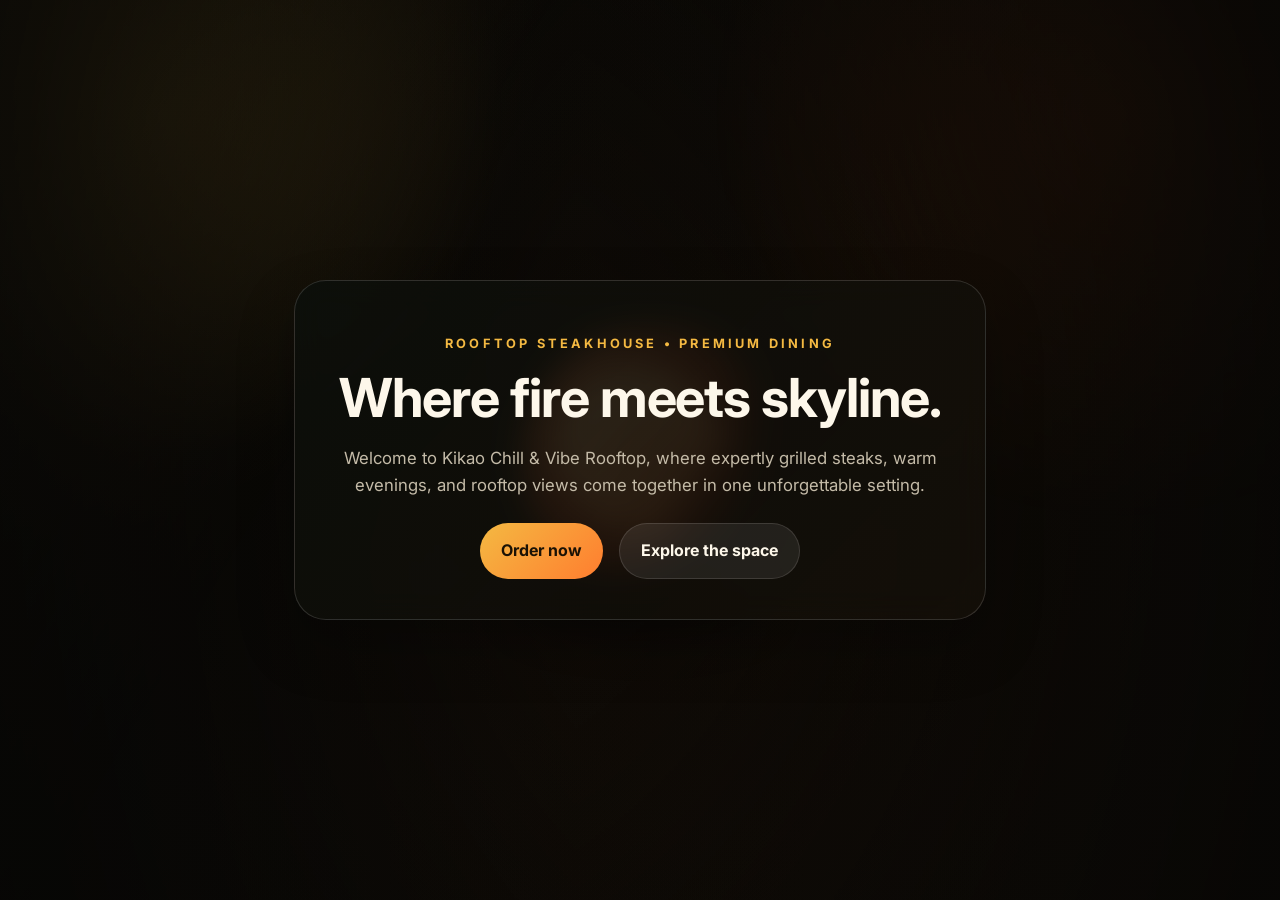
<file: index.html>
<!DOCTYPE html>
<html lang="en">
  <head>
    <meta charset="UTF-8" />
    <meta name="viewport" content="width=device-width, initial-scale=1.0" />
    <title>Kikao Chill & Vibe Rooftop | Steak & Rooftop Nights</title>
    <meta
      name="description"
      content="Step into Kikao Chill & Vibe Rooftop for sizzling steaks, smoky choma, cocktails, and rooftop energy in Ruiru."
    />
    <link rel="preconnect" href="https://fonts.googleapis.com" />
    <link rel="preconnect" href="https://fonts.gstatic.com" crossorigin />
    <link
      href="https://fonts.googleapis.com/css2?family=Inter:wght@400;500;600;700;800&display=swap"
      rel="stylesheet"
    />
    <link rel="stylesheet" href="styles.css" />
  </head>
  <body class="opening-page">
    <div class="opening-screen">
      <div class="opening-overlay"></div>
      <div class="steak-stage" aria-hidden="true">
        <div class="steak-visual">
          <div class="steak-surface"></div>
          <div class="steak-core"></div>
          <div class="steak-shadow"></div>
        </div>
      </div>
      <div class="opening-content">
        <p class="eyebrow">Rooftop steakhouse • premium dining</p>
        <h1>Where fire meets skyline.</h1>
        <p class="opening-copy">
          Welcome to Kikao Chill & Vibe Rooftop, where expertly grilled steaks, warm evenings, and rooftop views come together in one unforgettable setting.
        </p>
        <div class="opening-actions">
          <a class="btn btn-primary" href="menu.html">Order now</a>
          <a class="btn btn-secondary" href="home.html">Explore the space</a>
        </div>
      </div>
    </div>
  </body>
</html>
</file>
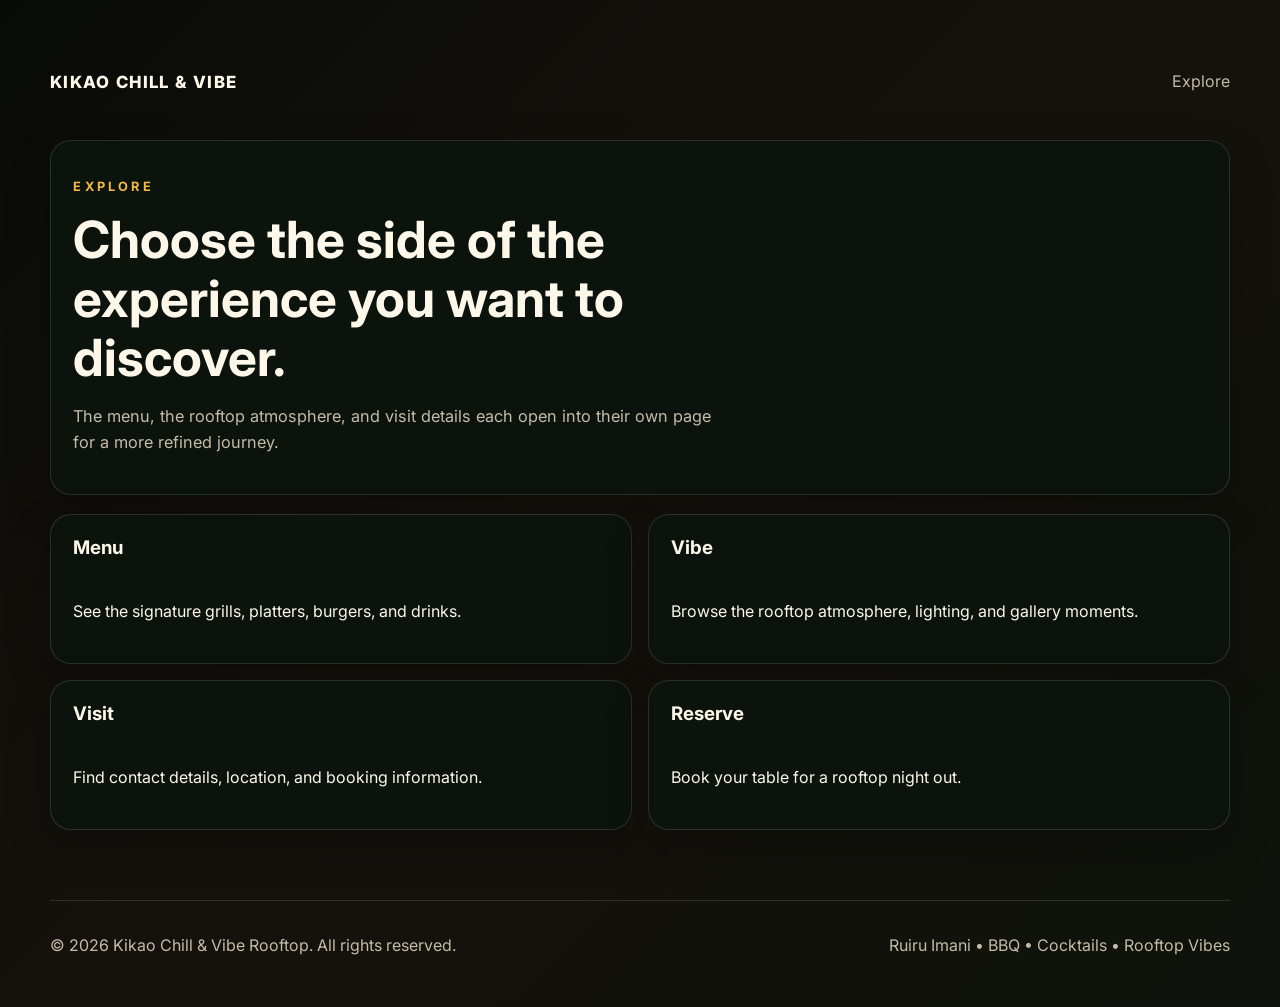
<file: experience.html>
<!DOCTYPE html>
<html lang="en">
  <head>
    <meta charset="UTF-8" />
    <meta name="viewport" content="width=device-width, initial-scale=1.0" />
    <title>Kikao Chill & Vibe Rooftop | Explore</title>
    <meta
      name="description"
      content="Explore the menu, rooftop vibe, and visit details at Kikao Chill & Vibe Rooftop."
    />
    <link rel="preconnect" href="https://fonts.googleapis.com" />
    <link rel="preconnect" href="https://fonts.gstatic.com" crossorigin />
    <link
      href="https://fonts.googleapis.com/css2?family=Inter:wght@400;500;600;700;800&display=swap"
      rel="stylesheet"
    />
    <link rel="stylesheet" href="styles.css" />
  </head>
  <body>
    <header class="page-hero">
      <div class="container">
        <nav class="nav">
          <a class="brand" href="home.html">Kikao Chill & Vibe</a>
          <div class="nav-links">
            <a href="experience.html">Explore</a>
          </div>
        </nav>
      </div>
    </header>

    <main class="container" style="padding-bottom: 3rem;">
      <section class="page-card">
        <p class="eyebrow">Explore</p>
        <h1>Choose the side of the experience you want to discover.</h1>
        <p class="lead">The menu, the rooftop atmosphere, and visit details each open into their own page for a more refined journey.</p>
      </section>

      <section class="page-grid" style="margin-top: 1.2rem;">
        <a class="page-card page-link-card" href="menu.html">
          <h3>Menu</h3>
          <p>See the signature grills, platters, burgers, and drinks.</p>
        </a>
        <a class="page-card page-link-card" href="vibe.html">
          <h3>Vibe</h3>
          <p>Browse the rooftop atmosphere, lighting, and gallery moments.</p>
        </a>
        <a class="page-card page-link-card" href="visit.html">
          <h3>Visit</h3>
          <p>Find contact details, location, and booking information.</p>
        </a>
        <a class="page-card page-link-card" href="reservation.html">
          <h3>Reserve</h3>
          <p>Book your table for a rooftop night out.</p>
        </a>
      </section>
    </main>

    <footer class="footer">
      <div class="container footer-content">
        <p>© <span id="year"></span> Kikao Chill & Vibe Rooftop. All rights reserved.</p>
        <p>Ruiru Imani • BBQ • Cocktails • Rooftop Vibes</p>
      </div>
    </footer>

    <script src="script.js"></script>
  </body>
</html>
</file>
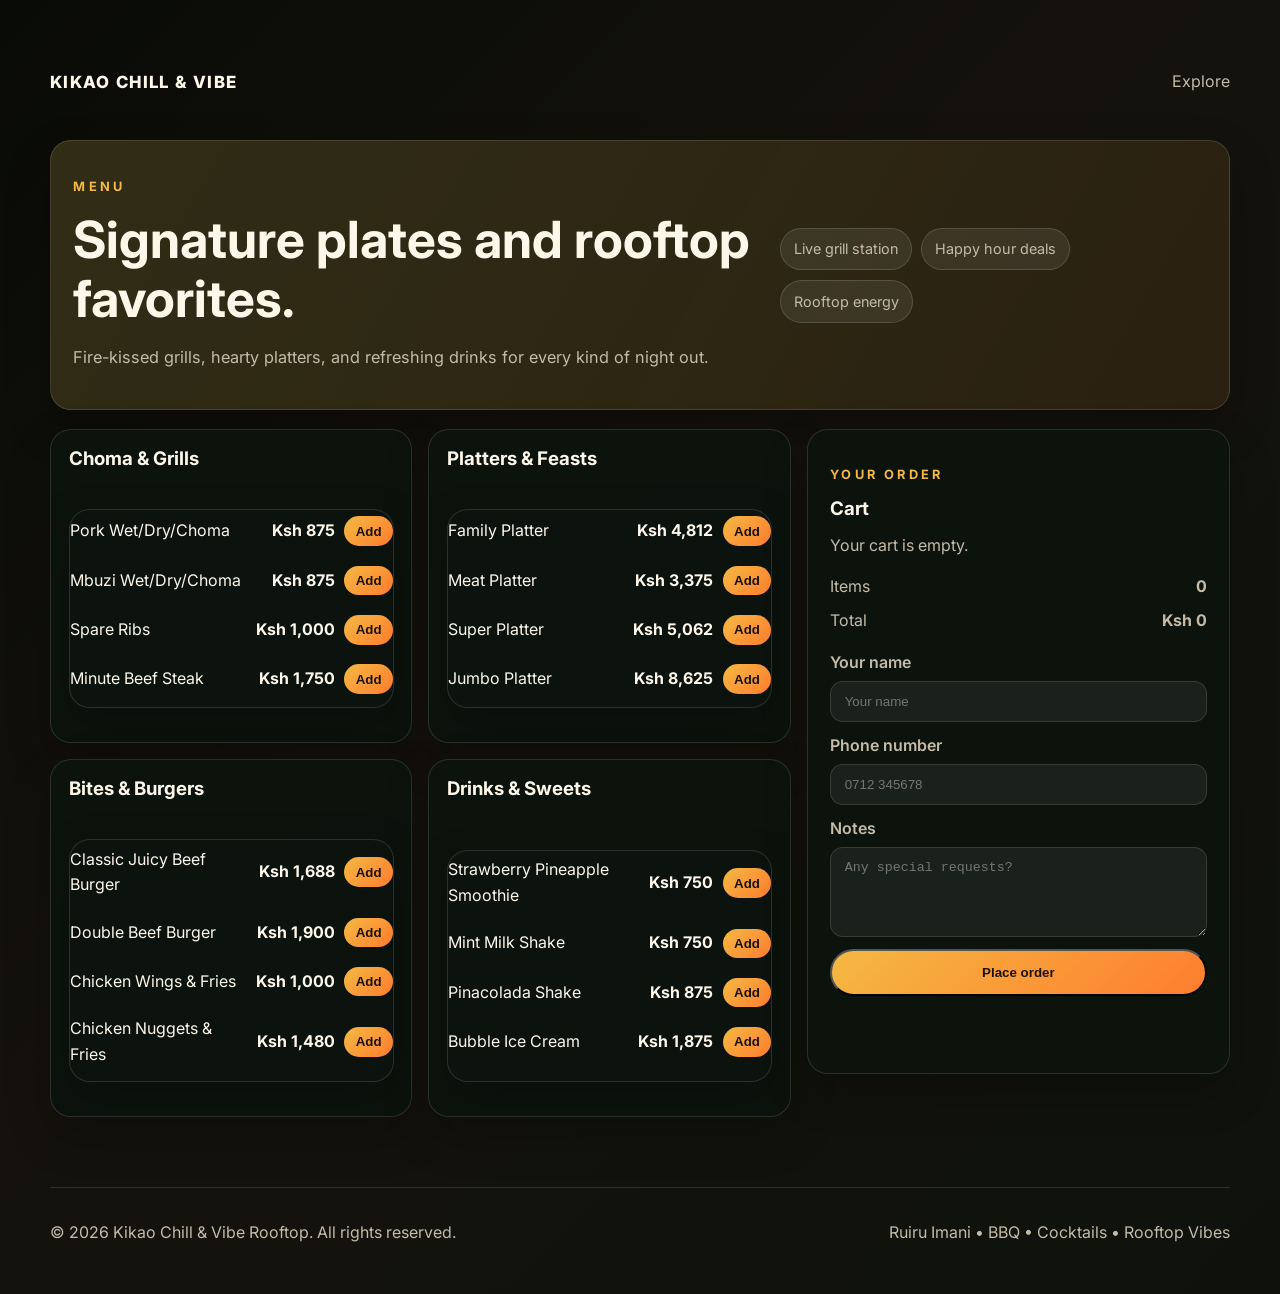
<file: menu.html>
<!DOCTYPE html>
<html lang="en">
  <head>
    <meta charset="UTF-8" />
    <meta name="viewport" content="width=device-width, initial-scale=1.0" />
    <title>Kikao Chill & Vibe Rooftop | Menu</title>
    <meta
      name="description"
      content="Explore the signature menu at Kikao Chill & Vibe Rooftop in Ruiru."
    />
    <link rel="preconnect" href="https://fonts.googleapis.com" />
    <link rel="preconnect" href="https://fonts.gstatic.com" crossorigin />
    <link
      href="https://fonts.googleapis.com/css2?family=Inter:wght@400;500;600;700;800&display=swap"
      rel="stylesheet"
    />
    <link rel="stylesheet" href="styles.css" />
  </head>
  <body>
    <header class="page-hero">
      <div class="container">
        <nav class="nav">
          <a class="brand" href="home.html">Kikao Chill & Vibe</a>
          <div class="nav-links">
            <a href="experience.html">Explore</a>
          </div>
        </nav>
      </div>
    </header>

    <main class="container" style="padding-bottom: 3rem;">
      <section class="page-card lively-hero">
        <div>
          <p class="eyebrow">Menu</p>
          <h1>Signature plates and rooftop favorites.</h1>
          <p class="lead">Fire-kissed grills, hearty platters, and refreshing drinks for every kind of night out.</p>
        </div>
        <div class="hero-badges">
          <span>Live grill station</span>
          <span>Happy hour deals</span>
          <span>Rooftop energy</span>
        </div>
      </section>

      <section class="menu-layout" style="margin-top: 1.2rem;">
        <div class="page-grid menu-items">
          <article class="page-card page-link-card">
            <h3>Choma & Grills</h3>
            <ul class="menu-card ul">
              <li>
                <span>Pork Wet/Dry/Choma</span>
                <strong>Ksh 875</strong>
                <button class="mini-btn" type="button" data-name="Pork Wet/Dry/Choma" data-price="875">Add</button>
              </li>
              <li>
                <span>Mbuzi Wet/Dry/Choma</span>
                <strong>Ksh 875</strong>
                <button class="mini-btn" type="button" data-name="Mbuzi Wet/Dry/Choma" data-price="875">Add</button>
              </li>
              <li>
                <span>Spare Ribs</span>
                <strong>Ksh 1,000</strong>
                <button class="mini-btn" type="button" data-name="Spare Ribs" data-price="1000">Add</button>
              </li>
              <li>
                <span>Minute Beef Steak</span>
                <strong>Ksh 1,750</strong>
                <button class="mini-btn" type="button" data-name="Minute Beef Steak" data-price="1750">Add</button>
              </li>
            </ul>
          </article>
          <article class="page-card page-link-card">
            <h3>Platters & Feasts</h3>
            <ul class="menu-card ul">
              <li>
                <span>Family Platter</span>
                <strong>Ksh 4,812</strong>
                <button class="mini-btn" type="button" data-name="Family Platter" data-price="4812">Add</button>
              </li>
              <li>
                <span>Meat Platter</span>
                <strong>Ksh 3,375</strong>
                <button class="mini-btn" type="button" data-name="Meat Platter" data-price="3375">Add</button>
              </li>
              <li>
                <span>Super Platter</span>
                <strong>Ksh 5,062</strong>
                <button class="mini-btn" type="button" data-name="Super Platter" data-price="5062">Add</button>
              </li>
              <li>
                <span>Jumbo Platter</span>
                <strong>Ksh 8,625</strong>
                <button class="mini-btn" type="button" data-name="Jumbo Platter" data-price="8625">Add</button>
              </li>
            </ul>
          </article>
          <article class="page-card page-link-card">
            <h3>Bites & Burgers</h3>
            <ul class="menu-card ul">
              <li>
                <span>Classic Juicy Beef Burger</span>
                <strong>Ksh 1,688</strong>
                <button class="mini-btn" type="button" data-name="Classic Juicy Beef Burger" data-price="1688">Add</button>
              </li>
              <li>
                <span>Double Beef Burger</span>
                <strong>Ksh 1,900</strong>
                <button class="mini-btn" type="button" data-name="Double Beef Burger" data-price="1900">Add</button>
              </li>
              <li>
                <span>Chicken Wings & Fries</span>
                <strong>Ksh 1,000</strong>
                <button class="mini-btn" type="button" data-name="Chicken Wings & Fries" data-price="1000">Add</button>
              </li>
              <li>
                <span>Chicken Nuggets & Fries</span>
                <strong>Ksh 1,480</strong>
                <button class="mini-btn" type="button" data-name="Chicken Nuggets & Fries" data-price="1480">Add</button>
              </li>
            </ul>
          </article>
          <article class="page-card page-link-card">
            <h3>Drinks & Sweets</h3>
            <ul class="menu-card ul">
              <li>
                <span>Strawberry Pineapple Smoothie</span>
                <strong>Ksh 750</strong>
                <button class="mini-btn" type="button" data-name="Strawberry Pineapple Smoothie" data-price="750">Add</button>
              </li>
              <li>
                <span>Mint Milk Shake</span>
                <strong>Ksh 750</strong>
                <button class="mini-btn" type="button" data-name="Mint Milk Shake" data-price="750">Add</button>
              </li>
              <li>
                <span>Pinacolada Shake</span>
                <strong>Ksh 875</strong>
                <button class="mini-btn" type="button" data-name="Pinacolada Shake" data-price="875">Add</button>
              </li>
              <li>
                <span>Bubble Ice Cream</span>
                <strong>Ksh 1,875</strong>
                <button class="mini-btn" type="button" data-name="Bubble Ice Cream" data-price="1875">Add</button>
              </li>
            </ul>
          </article>
        </div>

        <aside class="page-card cart-card">
          <p class="eyebrow">Your order</p>
          <h3>Cart</h3>
          <div id="cartItems" class="cart-items">Your cart is empty.</div>
          <div class="cart-summary">
            <div>
              <span>Items</span>
              <strong id="cartCount">0</strong>
            </div>
            <div>
              <span>Total</span>
              <strong id="cartTotal">Ksh 0</strong>
            </div>
          </div>

          <form id="checkoutForm" class="checkout-form">
            <label>
              Your name
              <input type="text" name="customerName" placeholder="Your name" required />
            </label>
            <label>
              Phone number
              <input type="tel" name="phone" placeholder="0712 345678" required />
            </label>
            <label>
              Notes
              <textarea name="notes" placeholder="Any special requests?"></textarea>
            </label>
            <button class="btn btn-primary" type="submit">Place order</button>
          </form>
          <p id="checkoutMessage" class="form-message"></p>
        </aside>
      </section>
    </main>

    <footer class="footer">
      <div class="container footer-content">
        <p>© <span id="year"></span> Kikao Chill & Vibe Rooftop. All rights reserved.</p>
        <p>Ruiru Imani • BBQ • Cocktails • Rooftop Vibes</p>
      </div>
    </footer>

    <script src="script.js"></script>
  </body>
</html>
</file>
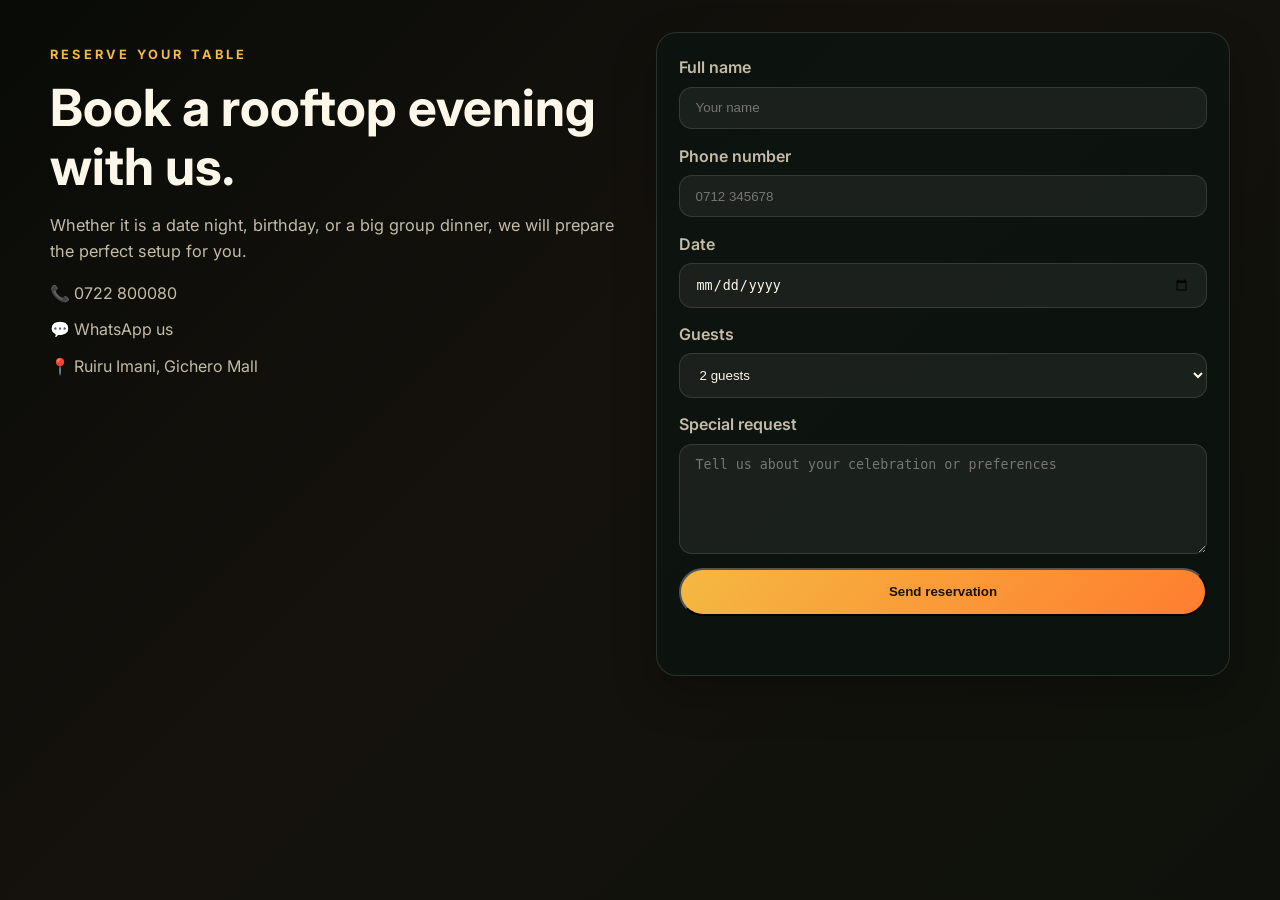
<file: reservation.html>
<!DOCTYPE html>
<html lang="en">
  <head>
    <meta charset="UTF-8" />
    <meta name="viewport" content="width=device-width, initial-scale=1.0" />
    <title>Kikao Chill & Vibe Rooftop | Reservation</title>
    <meta
      name="description"
      content="Reserve your table at Kikao Chill & Vibe Rooftop and enjoy rooftop dining in Ruiru."
    />
    <link rel="preconnect" href="https://fonts.googleapis.com" />
    <link rel="preconnect" href="https://fonts.gstatic.com" crossorigin />
    <link
      href="https://fonts.googleapis.com/css2?family=Inter:wght@400;500;600;700;800&display=swap"
      rel="stylesheet"
    />
    <link rel="stylesheet" href="styles.css" />
  </head>
  <body>
    <main class="reservation-page container">
      <div class="reservation-grid">
        <div>
          <p class="eyebrow">Reserve your table</p>
          <h1>Book a rooftop evening with us.</h1>
          <p class="lead">
            Whether it is a date night, birthday, or a big group dinner, we will prepare the perfect setup for you.
          </p>
          <div class="contact-list">
            <a href="tel:+254722800080">📞 0722 800080</a>
            <a href="https://wa.me/254722800080" target="_blank" rel="noreferrer">💬 WhatsApp us</a>
            <span>📍 Ruiru Imani, Gichero Mall</span>
          </div>
        </div>

        <div class="reservation-card">
          <form id="reservationForm">
            <label>
              Full name
              <input type="text" name="name" placeholder="Your name" required />
            </label>
            <label>
              Phone number
              <input type="tel" name="phone" placeholder="0712 345678" required />
            </label>
            <label>
              Date
              <input type="date" name="date" required />
            </label>
            <label>
              Guests
              <select name="guests">
                <option>2 guests</option>
                <option>4 guests</option>
                <option>6 guests</option>
                <option>8+ guests</option>
              </select>
            </label>
            <label>
              Special request
              <textarea name="request" placeholder="Tell us about your celebration or preferences"></textarea>
            </label>
            <button class="btn btn-primary" type="submit">Send reservation</button>
            <div id="formMessage" class="form-message" aria-live="polite"></div>
          </form>
        </div>
      </div>
    </main>

    <script src="script.js"></script>
  </body>
</html>
</file>
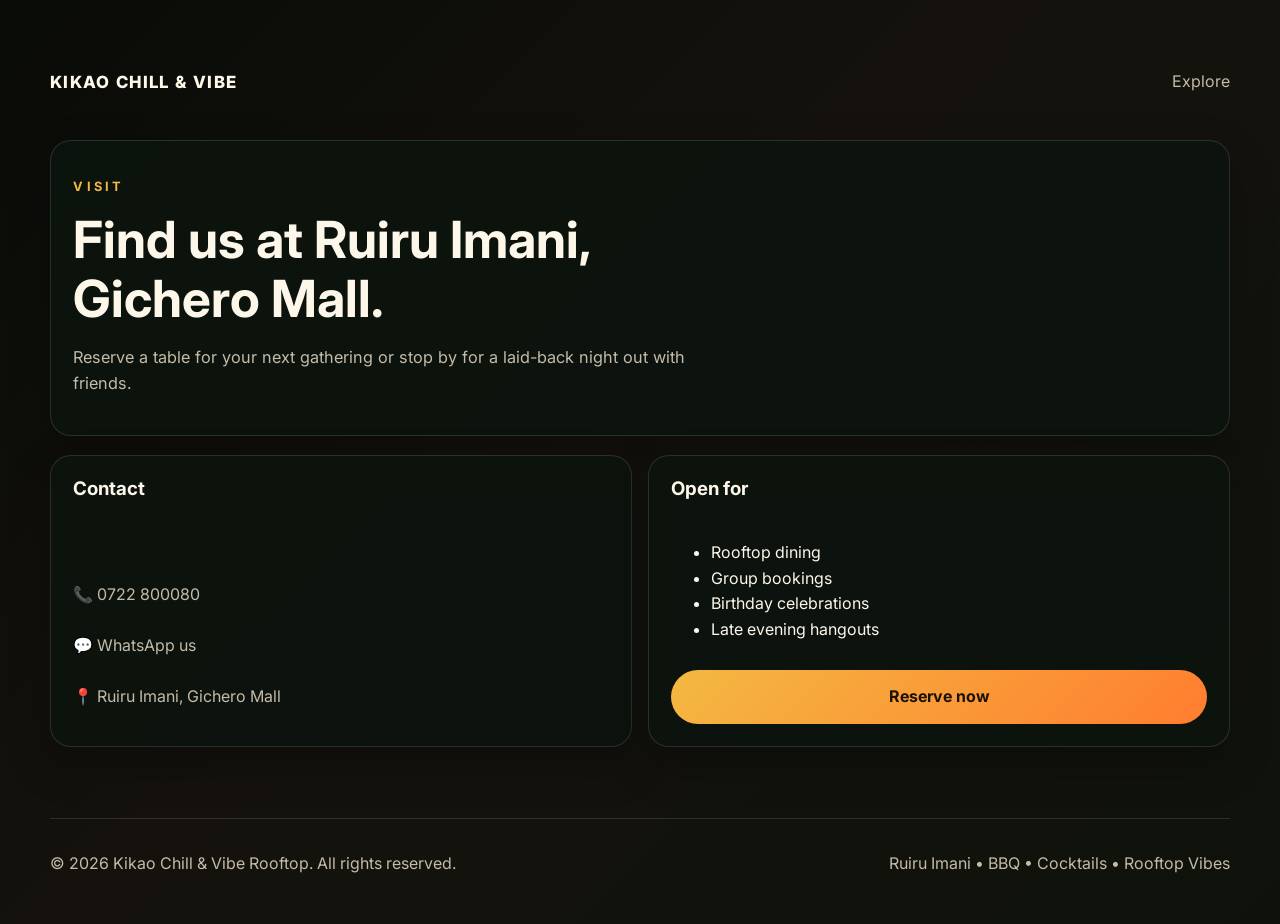
<file: visit.html>
<!DOCTYPE html>
<html lang="en">
  <head>
    <meta charset="UTF-8" />
    <meta name="viewport" content="width=device-width, initial-scale=1.0" />
    <title>Kikao Chill & Vibe Rooftop | Visit</title>
    <meta
      name="description"
      content="Visit Kikao Chill & Vibe Rooftop in Ruiru and book your next rooftop evening."
    />
    <link rel="preconnect" href="https://fonts.googleapis.com" />
    <link rel="preconnect" href="https://fonts.gstatic.com" crossorigin />
    <link
      href="https://fonts.googleapis.com/css2?family=Inter:wght@400;500;600;700;800&display=swap"
      rel="stylesheet"
    />
    <link rel="stylesheet" href="styles.css" />
  </head>
  <body>
    <header class="page-hero">
      <div class="container">
        <nav class="nav">
          <a class="brand" href="home.html">Kikao Chill & Vibe</a>
          <div class="nav-links">
            <a href="experience.html">Explore</a>
          </div>
        </nav>
      </div>
    </header>

    <main class="container" style="padding-bottom: 3rem;">
      <section class="page-card">
        <p class="eyebrow">Visit</p>
        <h1>Find us at Ruiru Imani, Gichero Mall.</h1>
        <p class="lead">Reserve a table for your next gathering or stop by for a laid-back night out with friends.</p>
      </section>

      <section class="page-grid" style="margin-top: 1.2rem;">
        <article class="page-card page-link-card">
          <h3>Contact</h3>
          <div class="contact-list">
            <a href="tel:+254722800080">📞 0722 800080</a>
            <a href="https://wa.me/254722800080" target="_blank" rel="noreferrer">💬 WhatsApp us</a>
            <span>📍 Ruiru Imani, Gichero Mall</span>
          </div>
        </article>
        <article class="page-card page-link-card">
          <h3>Open for</h3>
          <ul>
            <li>Rooftop dining</li>
            <li>Group bookings</li>
            <li>Birthday celebrations</li>
            <li>Late evening hangouts</li>
          </ul>
          <a class="btn btn-primary" href="reservation.html">Reserve now</a>
        </article>
      </section>
    </main>

    <footer class="footer">
      <div class="container footer-content">
        <p>© <span id="year"></span> Kikao Chill & Vibe Rooftop. All rights reserved.</p>
        <p>Ruiru Imani • BBQ • Cocktails • Rooftop Vibes</p>
      </div>
    </footer>

    <script src="script.js"></script>
  </body>
</html>
</file>
<file: styles.css>
:root {
  --bg: #090b07;
  --surface: #151a12;
  --surface-2: #23170d;
  --text: #fdf7ea;
  --muted: #c4bba8;
  --accent: #f4b942;
  --accent-2: #ff7d2f;
  --border: rgba(255, 255, 255, 0.12);
}

* {
  box-sizing: border-box;
}

body {
  margin: 0;
  font-family: 'Inter', sans-serif;
  color: var(--text);
  background: linear-gradient(135deg, var(--bg), #15120d 45%, #0f120c);
  line-height: 1.6;
}

a {
  color: inherit;
  text-decoration: none;
}

html {
  scroll-behavior: smooth;
}

img {
  max-width: 100%;
  display: block;
}

.container {
  width: min(1180px, calc(100% - 2rem));
  margin: 0 auto;
}

.opening-page {
  min-height: 100vh;
}

.opening-screen {
  position: relative;
  min-height: 100vh;
  display: grid;
  place-items: center;
  padding: 2rem;
  overflow: hidden;
  background:
    linear-gradient(120deg, rgba(7, 8, 6, 0.86), rgba(34, 17, 5, 0.72));
}

.opening-screen::before {
  content: '';
  position: absolute;
  inset: -10%;
  background:
    radial-gradient(circle at 20% 20%, rgba(255, 199, 82, 0.24), transparent 22%),
    radial-gradient(circle at 80% 20%, rgba(255, 115, 41, 0.22), transparent 26%),
    linear-gradient(120deg, rgba(255, 167, 70, 0.15), transparent 35%),
    url('https://images.unsplash.com/photo-1558030006-450675393462?auto=format&fit=crop&w=1600&q=80') center/cover;
  background-size: cover;
  filter: saturate(1.1) contrast(1.08) blur(1px);
  transform: scale(1.04);
  animation: cinematicPan 18s ease-in-out infinite alternate;
}

.opening-screen::after {
  content: '';
  position: absolute;
  inset: 0;
  background:
    linear-gradient(90deg, rgba(6, 6, 5, 0.8) 0%, rgba(6, 6, 5, 0.35) 45%, rgba(6, 6, 5, 0.8) 100%),
    radial-gradient(circle at center, transparent 20%, rgba(10, 8, 6, 0.6) 100%);
  pointer-events: none;
}

.opening-overlay {
  position: absolute;
  inset: 0;
  background: radial-gradient(circle at top left, rgba(244, 185, 66, 0.18), transparent 35%);
}

.steak-stage {
  position: absolute;
  inset: 0;
  display: flex;
  align-items: center;
  justify-content: center;
  pointer-events: none;
  z-index: 0;
}

.steak-visual {
  position: relative;
  width: min(34vw, 320px);
  height: min(34vw, 320px);
  transform-style: preserve-3d;
  animation: steakFloat 4.8s ease-in-out infinite;
}

.steak-surface {
  position: absolute;
  inset: 10%;
  border-radius: 45% 55% 52% 48% / 48% 40% 60% 52%;
  background:
    linear-gradient(135deg, #d9642a 0%, #9d2f11 35%, #5c1b0b 100%);
  box-shadow:
    inset -18px -18px 34px rgba(0, 0, 0, 0.35),
    inset 18px 18px 24px rgba(255, 215, 159, 0.25),
    0 24px 50px rgba(0, 0, 0, 0.35);
  transform: rotateX(18deg) rotateY(-24deg) rotateZ(-6deg);
}

.steak-surface::before,
.steak-surface::after {
  content: '';
  position: absolute;
  inset: 12%;
  border-radius: inherit;
  border: 3px solid rgba(255, 240, 206, 0.36);
  transform: translateZ(18px);
}

.steak-surface::after {
  inset: 30%;
  border-color: rgba(255, 255, 255, 0.2);
}

.steak-core {
  position: absolute;
  inset: 24%;
  border-radius: 50%;
  background: linear-gradient(135deg, rgba(255, 228, 166, 0.95), rgba(177, 70, 22, 0.9));
  mix-blend-mode: screen;
  filter: blur(2px);
  transform: translateZ(36px) rotateZ(10deg);
  opacity: 0.85;
}

.steak-shadow {
  position: absolute;
  bottom: -8%;
  left: 12%;
  width: 76%;
  height: 20%;
  background: rgba(0, 0, 0, 0.35);
  border-radius: 50%;
  filter: blur(20px);
  transform: translateZ(-20px);
}

.opening-content {
  position: relative;
  z-index: 1;
  max-width: 720px;
  text-align: center;
  padding: 2.5rem;
  border-radius: 2rem;
  background: linear-gradient(135deg, rgba(12, 15, 11, 0.85), rgba(22, 16, 9, 0.75));
  border: 1px solid rgba(255, 255, 255, 0.14);
  backdrop-filter: blur(16px);
  box-shadow: 0 25px 55px rgba(0, 0, 0, 0.25);
}

.opening-content h1 {
  font-size: clamp(2.4rem, 4.2vw, 3.8rem);
  margin-bottom: 1rem;
  letter-spacing: -0.02em;
}

.opening-copy {
  margin: 0 auto 1.5rem;
  max-width: 610px;
  color: var(--muted);
  font-size: 1.04rem;
}

.opening-actions {
  justify-content: center;
}

.opening-carousel {
  display: grid;
  gap: 0.9rem;
  margin-bottom: 1.25rem;
}

.carousel-track {
  position: relative;
  min-height: 4.5rem;
}

.carousel-slide {
  display: none;
}

.carousel-slide.active {
  display: block;
  animation: fadeSlide 0.6s ease;
}

.carousel-controls {
  display: flex;
  justify-content: center;
  align-items: center;
  gap: 0.75rem;
}

.carousel-btn {
  border: 1px solid rgba(255, 255, 255, 0.18);
  background: rgba(255, 255, 255, 0.08);
  color: var(--text);
  width: 2.2rem;
  height: 2.2rem;
  border-radius: 999px;
  cursor: pointer;
  transition: transform 0.2s ease, background 0.2s ease;
}

.carousel-btn:hover {
  transform: translateY(-1px);
  background: rgba(255, 255, 255, 0.14);
}

.carousel-dots {
  display: flex;
  gap: 0.45rem;
}

.carousel-dot {
  width: 0.7rem;
  height: 0.7rem;
  border-radius: 50%;
  border: none;
  background: rgba(255, 255, 255, 0.25);
  cursor: pointer;
  padding: 0;
}

.carousel-dot.active {
  background: var(--accent);
}

.welcome-fade {
  display: grid;
  gap: 0.25rem;
  margin: 0.6rem 0 1rem;
  color: #ffe6b3;
  font-weight: 600;
  letter-spacing: 0.02em;
  animation: fadeWelcome 3.2s ease-in-out infinite alternate;
}

.welcome-fade p {
  margin: 0;
}

.opening-copy {
  font-size: 1.05rem;
  color: var(--muted);
  margin-bottom: 1.5rem;
}

.opening-actions {
  display: flex;
  justify-content: center;
  gap: 1rem;
  flex-wrap: wrap;
}

.hero {
  min-height: 100vh;
  position: relative;
  overflow: hidden;
  background: linear-gradient(rgba(8, 10, 8, 0.78), rgba(8, 10, 8, 0.92));
}

.cinematic-hero {
  position: relative;
}

.hero-media {
  position: absolute;
  inset: 0;
  background:
    linear-gradient(120deg, rgba(8, 10, 8, 0.8), rgba(16, 10, 6, 0.25)),
    url('https://images.unsplash.com/photo-1558030006-450675393462?auto=format&fit=crop&w=1800&q=80') center/cover;
  transform: scale(1.04);
  animation: heroPan 16s ease-in-out infinite alternate;
}

.hero-overlay {
  position: absolute;
  inset: 0;
  background:
    linear-gradient(90deg, rgba(6, 6, 5, 0.86) 0%, rgba(6, 6, 5, 0.42) 45%, rgba(6, 6, 5, 0.8) 100%),
    radial-gradient(circle at top right, rgba(244, 185, 66, 0.18), transparent 30%);
  pointer-events: none;
}

.hero-copy h1 {
  max-width: 760px;
  letter-spacing: -0.02em;
}

.hero-copy .lead {
  max-width: 680px;
  font-size: 1.04rem;
  line-height: 1.8;
}

.page-hero {
  padding: 3rem 0 1.5rem;
}

.page-card {
  background: rgba(13, 20, 15, 0.92);
  border: 1px solid var(--border);
  border-radius: 1.3rem;
  padding: 1.4rem;
  box-shadow: 0 18px 45px rgba(0, 0, 0, 0.24);
}

.lively-hero {
  display: flex;
  justify-content: space-between;
  align-items: center;
  gap: 1rem;
  background:
    linear-gradient(120deg, rgba(244, 185, 66, 0.16), rgba(255, 125, 47, 0.12)),
    rgba(13, 20, 15, 0.92);
}

.hero-badges {
  display: flex;
  flex-wrap: wrap;
  gap: 0.6rem;
}

.hero-badges span {
  padding: 0.55rem 0.8rem;
  border-radius: 999px;
  background: rgba(255,255,255,0.08);
  border: 1px solid rgba(255,255,255,0.14);
  color: var(--muted);
  font-size: 0.9rem;
}

.page-grid {
  display: grid;
  gap: 1rem;
  grid-template-columns: repeat(2, minmax(0, 1fr));
}

.page-link-card {
  display: grid;
  gap: 0.7rem;
  position: relative;
  overflow: hidden;
  transition: transform 0.25s ease, border-color 0.25s ease, box-shadow 0.25s ease;
}

.page-link-card::before {
  content: '';
  position: absolute;
  inset: 0;
  background: linear-gradient(135deg, rgba(244, 185, 66, 0.14), transparent 60%);
  opacity: 0;
  transition: opacity 0.25s ease;
}

.page-link-card:hover {
  transform: translateY(-4px);
  border-color: rgba(244, 185, 66, 0.55);
  box-shadow: 0 20px 40px rgba(0, 0, 0, 0.28);
}

.menu-items .page-card {
  position: relative;
  overflow: hidden;
}

.menu-items .page-card::after {
  content: '';
  position: absolute;
  inset: auto -20% -40% auto;
  width: 120px;
  height: 120px;
  background: radial-gradient(circle, rgba(244, 185, 66, 0.22), transparent 70%);
  pointer-events: none;
}

.page-link-card:hover::before {
  opacity: 1;
}

.nav {
  display: flex;
  justify-content: space-between;
  align-items: center;
  padding: 1.3rem 0;
}

.brand {
  font-weight: 800;
  font-size: 1.05rem;
  letter-spacing: 0.08em;
  text-transform: uppercase;
}

.nav-links {
  display: flex;
  gap: 1.2rem;
  color: var(--muted);
}

.hero-grid {
  display: grid;
  grid-template-columns: 1.15fr 0.85fr;
  gap: 2rem;
  align-items: center;
  padding: 4rem 0 5rem;
}

.eyebrow {
  text-transform: uppercase;
  letter-spacing: 0.25em;
  font-size: 0.8rem;
  font-weight: 700;
  color: var(--accent);
  margin-bottom: 0.8rem;
}

h1, h2, h3 {
  line-height: 1.15;
  margin: 0 0 0.8rem;
}

h1 {
  font-size: clamp(2.2rem, 4vw, 3.9rem);
  max-width: 700px;
}

.lead {
  font-size: 1.02rem;
  color: var(--muted);
  max-width: 650px;
}

.hero-actions {
  display: flex;
  flex-wrap: wrap;
  gap: 1rem;
  margin: 1.4rem 0 1.8rem;
}

.btn {
  display: inline-flex;
  align-items: center;
  justify-content: center;
  padding: 0.9rem 1.3rem;
  border-radius: 999px;
  font-weight: 700;
  transition: transform 0.2s ease, background 0.2s ease;
}

.btn:hover {
  transform: translateY(-2px);
}

.btn-primary {
  background: linear-gradient(135deg, var(--accent), var(--accent-2));
  color: #1b1205;
}

.btn-secondary {
  background: rgba(255, 255, 255, 0.08);
  border: 1px solid var(--border);
}

.hero-highlights {
  display: flex;
  flex-wrap: wrap;
  gap: 0.8rem;
  padding: 0;
  margin: 0;
  list-style: none;
  color: var(--muted);
}

.hero-highlights li {
  padding: 0.6rem 0.85rem;
  border: 1px solid var(--border);
  border-radius: 999px;
  background: rgba(255,255,255,0.05);
}

.hero-card, .about-card, .quote-card, .visit-card, .menu-card, .reservation-card {
  background: rgba(13, 20, 15, 0.9);
  border: 1px solid var(--border);
  border-radius: 1.3rem;
  padding: 1.4rem;
  box-shadow: 0 18px 45px rgba(0, 0, 0, 0.24);
}

.card-label {
  color: var(--accent);
  font-weight: 700;
  text-transform: uppercase;
  letter-spacing: 0.2em;
  font-size: 0.8rem;
}

.stats {
  display: grid;
  grid-template-columns: repeat(3, minmax(0, 1fr));
  gap: 0.8rem;
  margin-top: 1rem;
}

.stats div {
  padding: 0.85rem;
  background: rgba(255, 255, 255, 0.05);
  border-radius: 0.9rem;
}

.stats strong {
  display: block;
  font-size: 1rem;
}

.stats span {
  color: var(--muted);
  font-size: 0.85rem;
}

.section {
  padding: 5rem 0;
}

.intro-grid, .about-grid, .visit-grid, .reservation-grid {
  display: grid;
  grid-template-columns: 1fr 1fr;
  gap: 2rem;
}

.intro-points {
  display: grid;
  gap: 1rem;
}

.feature-card {
  display: grid;
  gap: 0.9rem;
  padding: 0;
  border-radius: 1rem;
  overflow: hidden;
  background: rgba(255,255,255,0.04);
  border: 1px solid var(--border);
}

.feature-card img {
  width: 100%;
  height: 180px;
  object-fit: cover;
}

.feature-card div {
  padding: 0 1.2rem 1.1rem;
}

.section-heading {
  margin-bottom: 1.6rem;
}

.menu-grid {
  display: grid;
  grid-template-columns: repeat(2, minmax(0, 1fr));
  gap: 1rem;
}

.menu-layout {
  display: grid;
  grid-template-columns: 1.4fr 0.8fr;
  gap: 1rem;
  align-items: start;
}

.menu-items .page-card {
  padding: 1.1rem;
}

.menu-items .menu-card li {
  display: grid;
  grid-template-columns: 1fr auto auto;
  gap: 0.6rem;
  align-items: center;
  padding: 0.4rem 0;
}

.mini-btn {
  border: 0;
  border-radius: 999px;
  padding: 0.45rem 0.7rem;
  background: linear-gradient(135deg, var(--accent), var(--accent-2));
  color: #1b1205;
  font-weight: 700;
  cursor: pointer;
}

.cart-card {
  position: sticky;
  top: 1rem;
}

.cart-items {
  display: grid;
  gap: 0.7rem;
  margin: 0.8rem 0 1rem;
  color: var(--muted);
}

.cart-item {
  display: flex;
  justify-content: space-between;
  align-items: center;
  gap: 0.6rem;
  padding: 0.7rem 0.8rem;
  border-radius: 0.8rem;
  background: rgba(255,255,255,0.05);
}

.cart-item .item-meta {
  display: flex;
  flex-direction: column;
  gap: 0.25rem;
}

.cart-item .item-actions {
  display: flex;
  align-items: center;
  gap: 0.45rem;
}

.cart-item button {
  border: 0;
  border-radius: 999px;
  width: 1.8rem;
  height: 1.8rem;
  background: rgba(255,255,255,0.12);
  color: var(--text);
  cursor: pointer;
}

.cart-summary {
  display: grid;
  gap: 0.5rem;
  margin-bottom: 1rem;
}

.cart-summary div {
  display: flex;
  justify-content: space-between;
  color: var(--muted);
}

.checkout-form {
  display: grid;
  gap: 0.7rem;
}

.checkout-form label {
  display: grid;
  gap: 0.35rem;
  color: var(--muted);
  font-weight: 600;
}

.checkout-form input,
.checkout-form textarea {
  width: 100%;
  padding: 0.75rem 0.85rem;
  border-radius: 0.8rem;
  border: 1px solid var(--border);
  background: rgba(255,255,255,0.06);
  color: var(--text);
}

.checkout-form textarea {
  min-height: 90px;
  resize: vertical;
}

.menu-card {
  overflow: hidden;
  padding: 0;
}

.menu-card img {
  height: 180px;
  width: 100%;
  object-fit: cover;
}

.menu-card .content {
  padding: 1.1rem;
}

.menu-card ul {
  padding-left: 1rem;
  color: var(--muted);
}

.menu-card li {
  margin-bottom: 0.45rem;
}

.gallery-grid {
  display: grid;
  grid-template-columns: repeat(3, minmax(0, 1fr));
  gap: 1rem;
}

.gallery-grid img {
  height: 220px;
  width: 100%;
  object-fit: cover;
  border-radius: 1rem;
  border: 1px solid var(--border);
  cursor: pointer;
  transition: transform 0.25s ease, box-shadow 0.25s ease;
}

.gallery-grid img:hover {
  transform: translateY(-4px);
  box-shadow: 0 16px 30px rgba(0, 0, 0, 0.28);
}

.lightbox {
  position: fixed;
  inset: 0;
  background: rgba(0, 0, 0, 0.9);
  display: none;
  align-items: center;
  justify-content: center;
  padding: 1.5rem;
  z-index: 1000;
}

.lightbox.open {
  display: flex;
}

.lightbox img {
  max-width: 100%;
  max-height: 80vh;
  object-fit: contain;
  border-radius: 1rem;
  border: 1px solid rgba(255,255,255,0.2);
}

.lightbox-close {
  position: absolute;
  top: 1.2rem;
  right: 1.2rem;
  background: rgba(255,255,255,0.14);
  color: white;
  border: 0;
  width: 44px;
  height: 44px;
  font-size: 1.6rem;
  border-radius: 50%;
  cursor: pointer;
}

.quote-card {
  background: linear-gradient(135deg, rgba(244,185,66,0.14), rgba(255,125,47,0.16));
}

.quote-card p {
  font-size: 1.08rem;
  margin-bottom: 0.8rem;
}

.contact-list {
  display: grid;
  gap: 0.7rem;
  margin-top: 1rem;
}

.contact-list a, .contact-list span {
  color: var(--muted);
}

.visit-card ul {
  padding-left: 1rem;
  color: var(--muted);
}

.reservation-page {
  min-height: 100vh;
  padding: 2rem 0 4rem;
}

.reservation-card form {
  display: grid;
  gap: 0.9rem;
}

.form-message {
  min-height: 1.4rem;
  color: var(--accent);
  font-weight: 600;
}

.reservation-card label {
  display: grid;
  gap: 0.35rem;
  color: var(--muted);
  font-weight: 600;
}

.reservation-card input,
.reservation-card select,
.reservation-card textarea {
  width: 100%;
  padding: 0.8rem 0.95rem;
  border-radius: 0.8rem;
  border: 1px solid var(--border);
  background: rgba(255,255,255,0.06);
  color: var(--text);
}

.reservation-card textarea {
  min-height: 110px;
  resize: vertical;
}

.footer {
  padding: 1.4rem 0 2rem;
  color: var(--muted);
}

.footer-content {
  display: flex;
  justify-content: space-between;
  border-top: 1px solid var(--border);
  padding-top: 1rem;
  gap: 1rem;
  flex-wrap: wrap;
}

@media (max-width: 900px) {
  .hero-grid,
  .intro-grid,
  .about-grid,
  .visit-grid,
  .reservation-grid {
    grid-template-columns: 1fr;
  }

  .menu-grid,
  .gallery-grid {
    grid-template-columns: 1fr 1fr;
  }
}

@keyframes steakFloat {
  0%, 100% {
    transform: translateY(0px) rotateX(16deg) rotateY(-20deg) scale(1);
  }
  50% {
    transform: translateY(-10px) rotateX(16deg) rotateY(-24deg) scale(1.03);
  }
}

@keyframes fadeSlide {
  0% {
    opacity: 0;
    transform: translateY(8px);
  }
  100% {
    opacity: 1;
    transform: translateY(0);
  }
}

@keyframes cinematicPan {
  0% {
    transform: scale(1.04) translateX(-2%) translateY(-1%);
  }
  100% {
    transform: scale(1.08) translateX(2%) translateY(1%);
  }
}

@keyframes heroPan {
  0% {
    transform: scale(1.04) translateY(-1%);
  }
  100% {
    transform: scale(1.08) translateY(1%);
  }
}

@media (max-width: 560px) {
  .nav {
    flex-direction: column;
    gap: 0.8rem;
  }

  .stats {
    grid-template-columns: 1fr;
  }

  .menu-grid,
  .gallery-grid {
    grid-template-columns: 1fr;
  }

  .hero-actions {
    flex-direction: column;
  }

  .steak-visual {
    width: 220px;
    height: 220px;
  }
}
</file>
